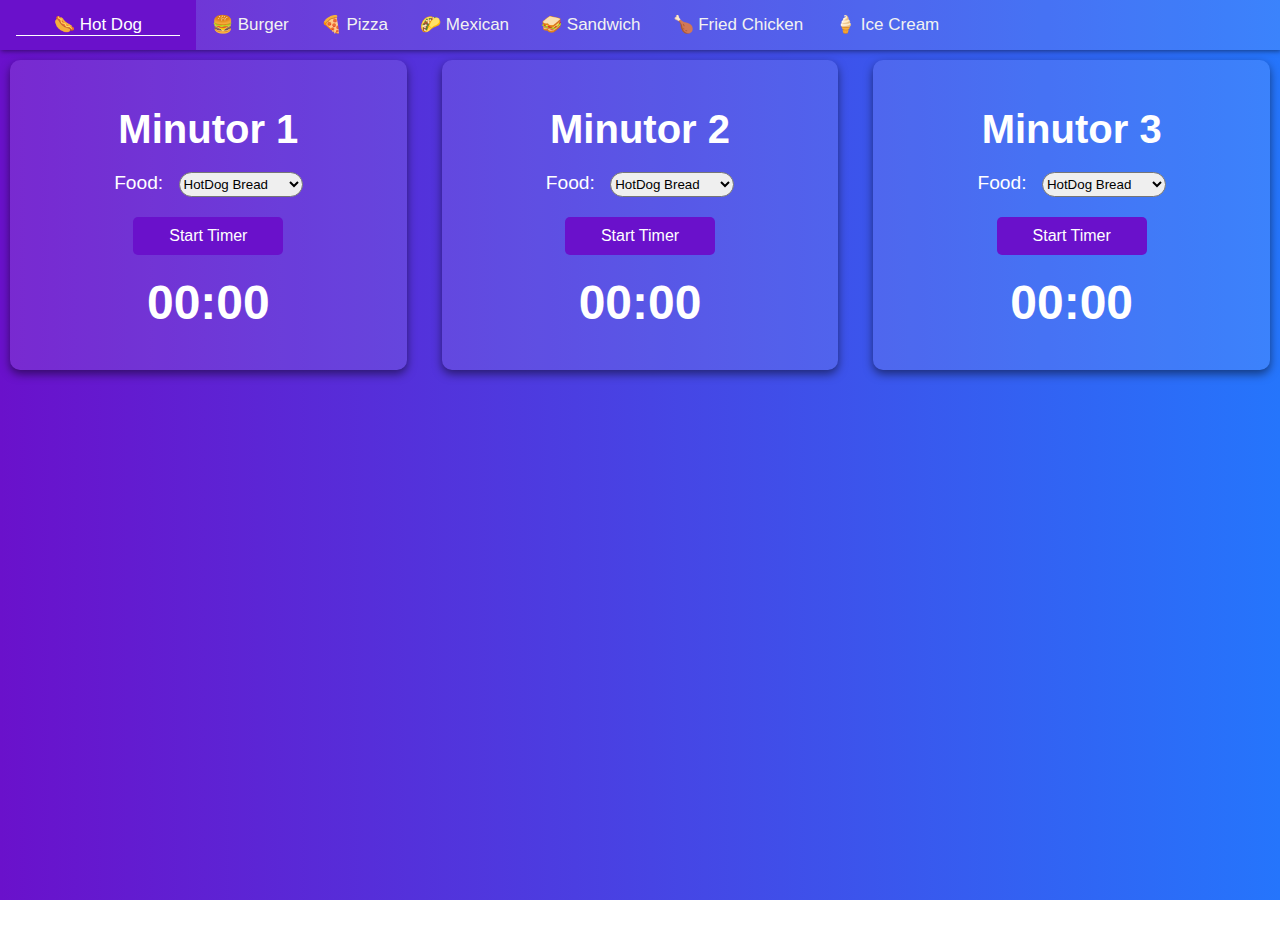
<file: index.html>
<!DOCTYPE html>
<html lang="en">
  <head>
    <meta charset="UTF-8" />
    <meta name="viewport" content="width=device-width, initial-scale=1.0" />
    <title>OAC cook timer</title>
    <link rel="stylesheet" href="style.css" />
    <link rel="shortcut icon" href="favicon.ico" type="image/x-icon" />
    <meta
      name="google-site-verification"
      content="I5eMom2gV-K5UD7iRYpUKs-pDkdXbwmY6u2VV8Gweys"
    />

    <link
      rel="stylesheet"
      href="https://cdnjs.cloudflare.com/ajax/libs/font-awesome/4.7.0/css/font-awesome.min.css"
    />
  </head>
  <body>
    <header>
      <div class="topnav" id="myTopnav">
        <a
          href="http://"
          target="_blank"
          rel="noopener noreferrer"
          class="void"
        ></a>
        <a href="./index.html" class="active">&#127789; Hot Dog</a>
        <a href="./pages/burger.html"> &#127828; Burger</a>
        <a href="./pages/pizza.html">&#127829; Pizza</a>
        <a href="./pages/mexican.html">&#127790; Mexican</a>
        <a href="./pages/sandwich.html">&#129386; Sandwich</a>
        <a href="./pages/chicken.html">&#127831; Fried Chicken</a>
        <a href="./pages/ice-cream.html">&#127846; Ice Cream</a>
        <a href="javascript:void(0);" class="icon" onclick="myFunction()">
          <i class="fa fa-bars"></i>
        </a>
      </div>
    </header>

    <main>
      <div class="cards">
        <div class="minutor">
          <h1>Minutor 1</h1>
          <div class="timer-setup">
            <label for="minutes">Food: </label>
            <select name="cook" id="cook1" class="timer-setup">
              <option value="HotDogB">HotDog Bread</option>
              <option value="HotDogS">HotDog Sausage</option>
            </select>
          </div>
          <button class="start-button" id="start-button1">Start Timer</button>

          <div class="timer-display"><h2 id="countdown1">00:00</h2></div>
        </div>

        <div class="minutor">
          <h1>Minutor 2</h1>
          <div class="timer-setup">
            <label for="minutes">Food: </label>
            <select name="cook" id="cook2" class="timer-setup">
              <option value="HotDogB">HotDog Bread</option>
              <option value="HotDogS">HotDog Sausage</option>
            </select>
          </div>
          <button class="start-button" id="start-button2">Start Timer</button>
          <div class="timer-display">
            <h2 id="countdown2">00:00</h2>
          </div>
        </div>

        <div class="minutor">
          <h1>Minutor 3</h1>
          <div class="timer-setup">
            <label for="minutes">Food: </label>
            <select name="cook" id="cook3" class="timer-setup">
              <option value="HotDogB">HotDog Bread</option>
              <option value="HotDogS">HotDog Sausage</option>
            </select>
          </div>
          <button class="start-button" id="start-button3">Start Timer</button>
          <div class="timer-display">
            <h2 id="countdown3">00:00</h2>
          </div>
        </div>
      </div>
    </main>

    <audio src="./buzz-sound.mp3" id="audio">
      <source src="./buzz-sound.mp3" type="audio/mp3" />
    </audio>

    <script src="script.js"></script>
    <script>
      function myFunction() {
        var x = document.getElementById("myTopnav");
        if (x.className === "topnav") {
          x.className += " responsive";
        } else {
          x.className = "topnav";
        }
      }
    </script>
  </body>
</html>
</file>
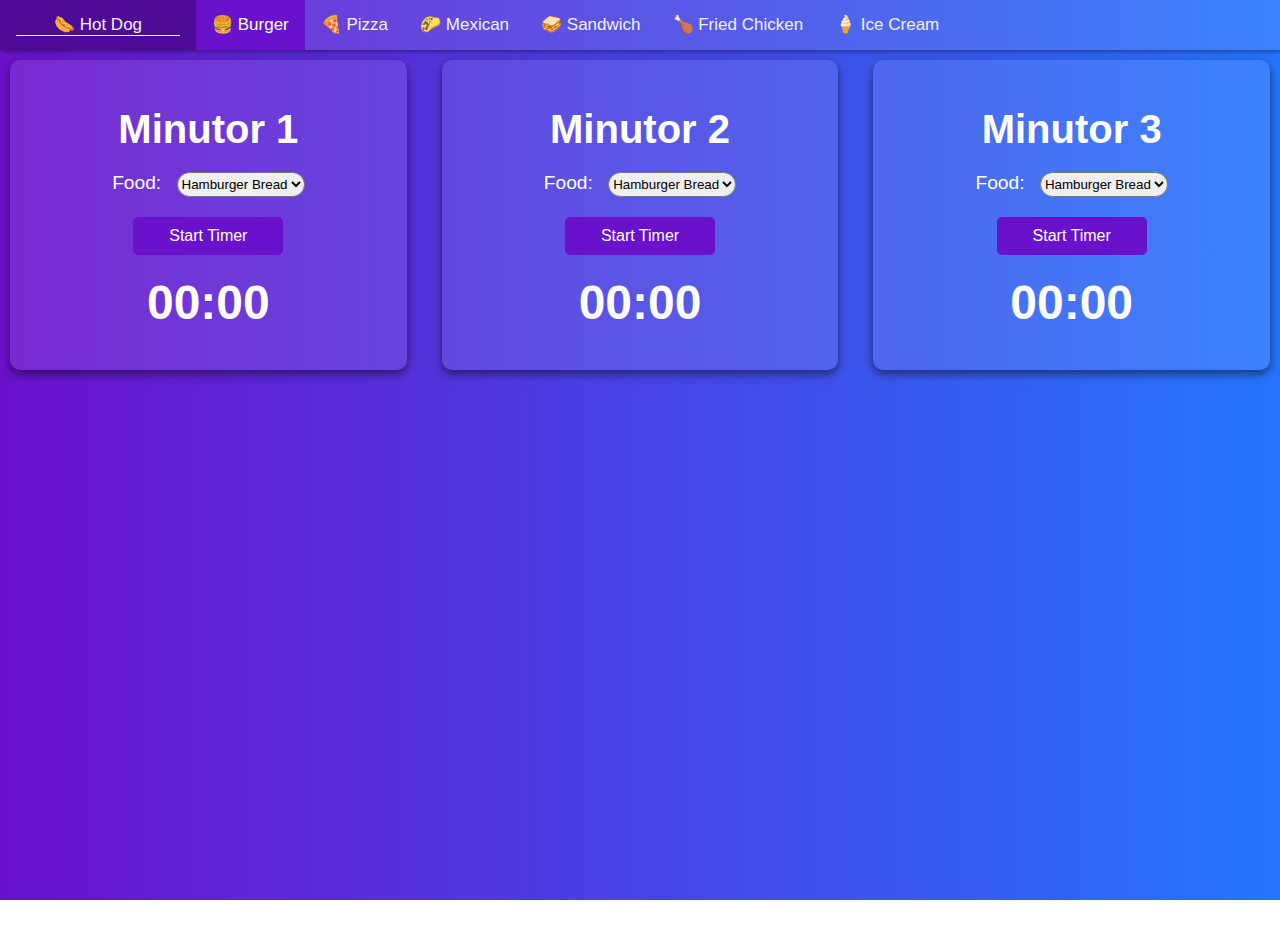
<file: pages/burger.html>
<!DOCTYPE html>
<html lang="en">
  <head>
    <meta charset="UTF-8" />
    <meta name="viewport" content="width=device-width, initial-scale=1.0" />
    <title>OAC cook timer</title>
    <link rel="stylesheet" href="../style.css" />
    <link rel="shortcut icon" href="../favicon.ico" type="image/x-icon" />

    <link
      rel="stylesheet"
      href="https://cdnjs.cloudflare.com/ajax/libs/font-awesome/4.7.0/css/font-awesome.min.css"
    />
  </head>
  <body>
    <header>
      <div class="topnav" id="myTopnav">
        <a
          href="http://"
          target="_blank"
          rel="noopener noreferrer"
          class="void"
        ></a>
        <a href="../index.html">&#127789; Hot Dog</a>
        <a href="./burger.html" class="active"> &#127828; Burger</a>
        <a href="./pizza.html">&#127829; Pizza</a>
        <a href="./mexican.html">&#127790; Mexican</a>
        <a href="./sandwich.html">&#129386; Sandwich</a>
        <a href="./chicken.html">&#127831; Fried Chicken</a>
        <a href="./ice-cream.html">&#127846; Ice Cream</a>
        <a href="javascript:void(0);" class="icon" onclick="myFunction()">
          <i class="fa fa-bars"></i>
        </a>
      </div>
    </header>

    <main>
      <div class="cards">
        <div class="minutor">
          <h1>Minutor 1</h1>
          <div class="timer-setup">
            <label for="minutes">Food: </label>
            <select name="cook" id="cook1" class="timer-setup">
              <option value="HbBread">Hamburger Bread</option>
              <option value="Steak">Steak</option>
              <option value="Bacon">Bacon</option>
            </select>
          </div>
          <button class="start-button" id="start-button1">Start Timer</button>

          <div class="timer-display"><h2 id="countdown1">00:00</h2></div>
        </div>

        <div class="minutor">
          <h1>Minutor 2</h1>
          <div class="timer-setup">
            <label for="minutes">Food: </label>
            <select name="cook" id="cook2" class="timer-setup">
              <option value="HbBread">Hamburger Bread</option>
              <option value="Steak">Steak</option>
              <option value="Bacon">Bacon</option>
            </select>
          </div>
          <button class="start-button" id="start-button2">Start Timer</button>
          <div class="timer-display">
            <h2 id="countdown2">00:00</h2>
          </div>
        </div>

        <div class="minutor">
          <h1>Minutor 3</h1>
          <div class="timer-setup">
            <label for="minutes">Food: </label>
            <select name="cook" id="cook3" class="timer-setup">
              <option value="HbBread">Hamburger Bread</option>
              <option value="Steak">Steak</option>
              <option value="Bacon">Bacon</option>
            </select>
          </div>
          <button class="start-button" id="start-button3">Start Timer</button>
          <div class="timer-display">
            <h2 id="countdown3">00:00</h2>
          </div>
        </div>
      </div>
    </main>

    <audio src="../buzz-sound.mp3" id="audio">
      <source src="../buzz-sound.mp3" type="audio/mp3" />
    </audio>

    <script src="../script.js" type=""></script>
    <script>
      function myFunction() {
        var x = document.getElementById("myTopnav");
        if (x.className === "topnav") {
          x.className += " responsive";
        } else {
          x.className = "topnav";
        }
      }
    </script>
  </body>
</html>
</file>
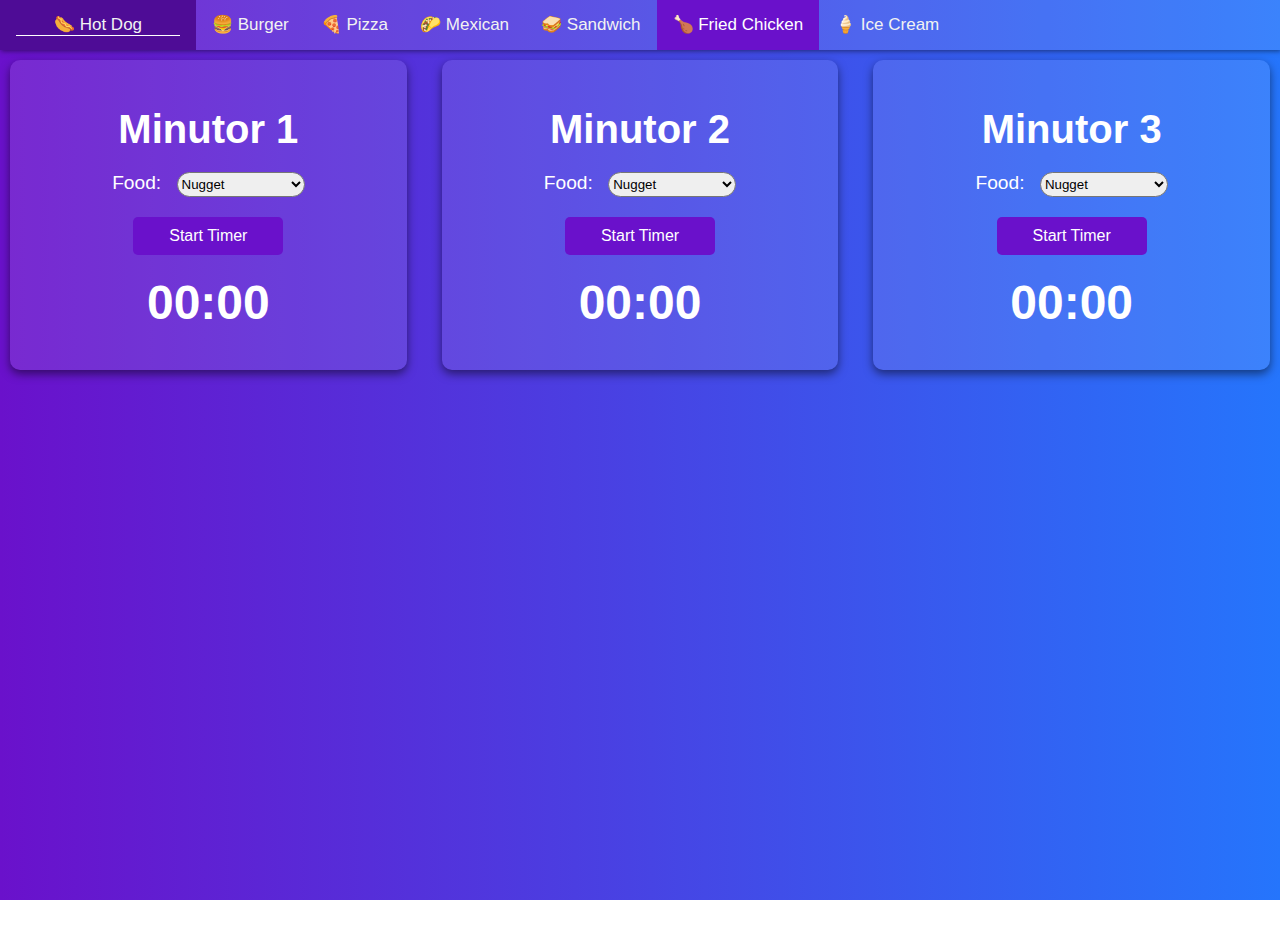
<file: pages/chicken.html>
<!DOCTYPE html>
<html lang="en">
  <head>
    <meta charset="UTF-8" />
    <meta name="viewport" content="width=device-width, initial-scale=1.0" />
    <title>OAC cook timer</title>
    <link rel="stylesheet" href="../style.css" />
    <link rel="shortcut icon" href="../favicon.ico" type="image/x-icon" />

    <link
      rel="stylesheet"
      href="https://cdnjs.cloudflare.com/ajax/libs/font-awesome/4.7.0/css/font-awesome.min.css"
    />
  </head>
  <body>
    <header>
      <div class="topnav" id="myTopnav">
        <a
          href="http://"
          target="_blank"
          rel="noopener noreferrer"
          class="void"
        ></a>
        <a href="../index.html">&#127789; Hot Dog</a>
        <a href="./burger.html"> &#127828; Burger</a>
        <a href="./pizza.html">&#127829; Pizza</a>
        <a href="./mexican.html">&#127790; Mexican</a>
        <a href="./sandwich.html">&#129386; Sandwich</a>
        <a href="./chicken.html" class="active">&#127831; Fried Chicken</a>
        <a href="./ice-cream.html">&#127846; Ice Cream</a>
        <a href="javascript:void(0);" class="icon" onclick="myFunction()">
          <i class="fa fa-bars"></i>
        </a>
      </div>
    </header>

    <main>
      <div class="cards">
        <div class="minutor">
          <h1>Minutor 1</h1>
          <div class="timer-setup">
            <label for="minutes">Food: </label>
            <select name="cook" id="cook1" class="timer-setup">
              <option value="Nugget">Nugget</option>
              <option value="HbBread">Hamburger Bread</option>
              <option value="Fries">Fries</option>
              <option value="Patty">Patty</option>
            </select>
          </div>
          <button class="start-button" id="start-button1">Start Timer</button>

          <div class="timer-display"><h2 id="countdown1">00:00</h2></div>
        </div>

        <div class="minutor">
          <h1>Minutor 2</h1>
          <div class="timer-setup">
            <label for="minutes">Food: </label>
            <select name="cook" id="cook2" class="timer-setup">
              <option value="Nugget">Nugget</option>
              <option value="HbBread">Hamburger Bread</option>
              <option value="Fries">Fries</option>
              <option value="Patty">Patty</option>
            </select>
          </div>
          <button class="start-button" id="start-button2">Start Timer</button>
          <div class="timer-display">
            <h2 id="countdown2">00:00</h2>
          </div>
        </div>

        <div class="minutor">
          <h1>Minutor 3</h1>
          <div class="timer-setup">
            <label for="minutes">Food: </label>
            <select name="cook" id="cook3" class="timer-setup">
              <option value="Nugget">Nugget</option>
              <option value="HbBread">Hamburger Bread</option>
              <option value="Fries">Fries</option>
              <option value="Patty">Patty</option>
            </select>
          </div>
          <button class="start-button" id="start-button3">Start Timer</button>
          <div class="timer-display">
            <h2 id="countdown3">00:00</h2>
          </div>
        </div>
      </div>
    </main>

    <audio src="../buzz-sound.mp3" id="audio">
      <source src="../buzz-sound.mp3" type="audio/mp3" />
    </audio>

    <script src="../script.js" type=""></script>
    <script>
      function myFunction() {
        var x = document.getElementById("myTopnav");
        if (x.className === "topnav") {
          x.className += " responsive";
        } else {
          x.className = "topnav";
        }
      }
    </script>
  </body>
</html>
</file>
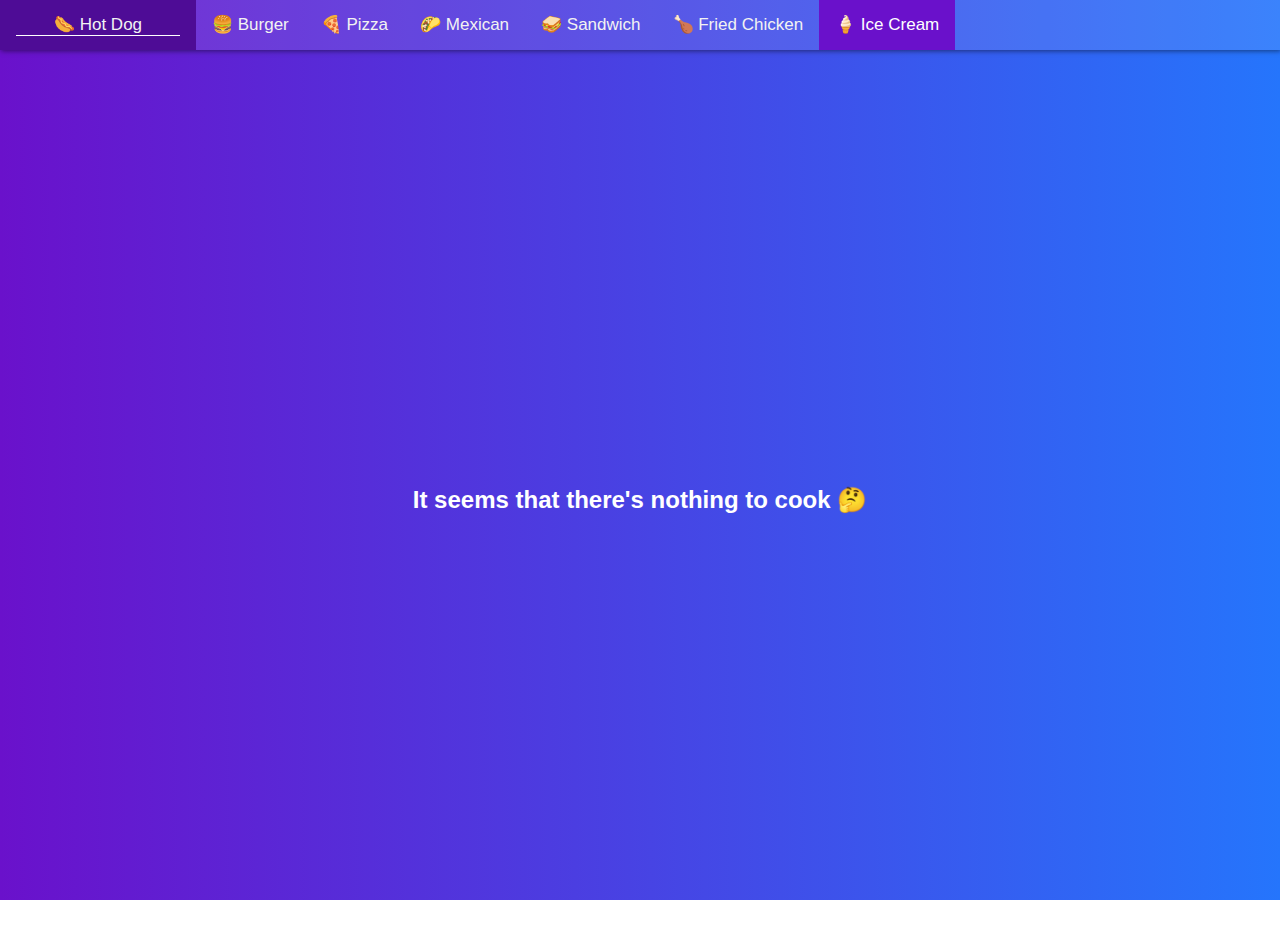
<file: pages/ice-cream.html>
<!DOCTYPE html>
<html lang="en">
  <head>
    <meta charset="UTF-8" />
    <meta name="viewport" content="width=device-width, initial-scale=1.0" />
    <title>OAC cook timer</title>
    <link rel="stylesheet" href="../style.css" />
    <style>
      main {
        display: flex;
        align-items: center;
        justify-content: center;
      }
    </style>
    <link rel="shortcut icon" href="../favicon.ico" type="image/x-icon" />

    <link
      rel="stylesheet"
      href="https://cdnjs.cloudflare.com/ajax/libs/font-awesome/4.7.0/css/font-awesome.min.css"
    />
  </head>
  <body>
    <header>
      <div class="topnav" id="myTopnav">
        <a
          href="http://"
          target="_blank"
          rel="noopener noreferrer"
          class="void"
        ></a>
        <a href="../index.html">&#127789; Hot Dog</a>
        <a href="./burger.html"> &#127828; Burger</a>
        <a href="./pizza.html">&#127829; Pizza</a>
        <a href="./mexican.html">&#127790; Mexican</a>
        <a href="./sandwich.html">&#129386; Sandwich</a>
        <a href="./chicken.html">&#127831; Fried Chicken</a>
        <a href="./ice-cream.html" class="active">&#127846; Ice Cream</a>
        <a href="javascript:void(0);" class="icon" onclick="myFunction()">
          <i class="fa fa-bars"></i>
        </a>
      </div>
    </header>

    <main>
      <h2>It seems that there's nothing to cook &#129300;</h2>
    </main>

    <audio src="../buzz-sound.mp3" id="audio">
      <source src="../buzz-sound.mp3" type="audio/mp3" />
    </audio>

    <script src="../script.js" type=""></script>
    <script>
      function myFunction() {
        var x = document.getElementById("myTopnav");
        if (x.className === "topnav") {
          x.className += " responsive";
        } else {
          x.className = "topnav";
        }
      }
    </script>
  </body>
</html>
</file>
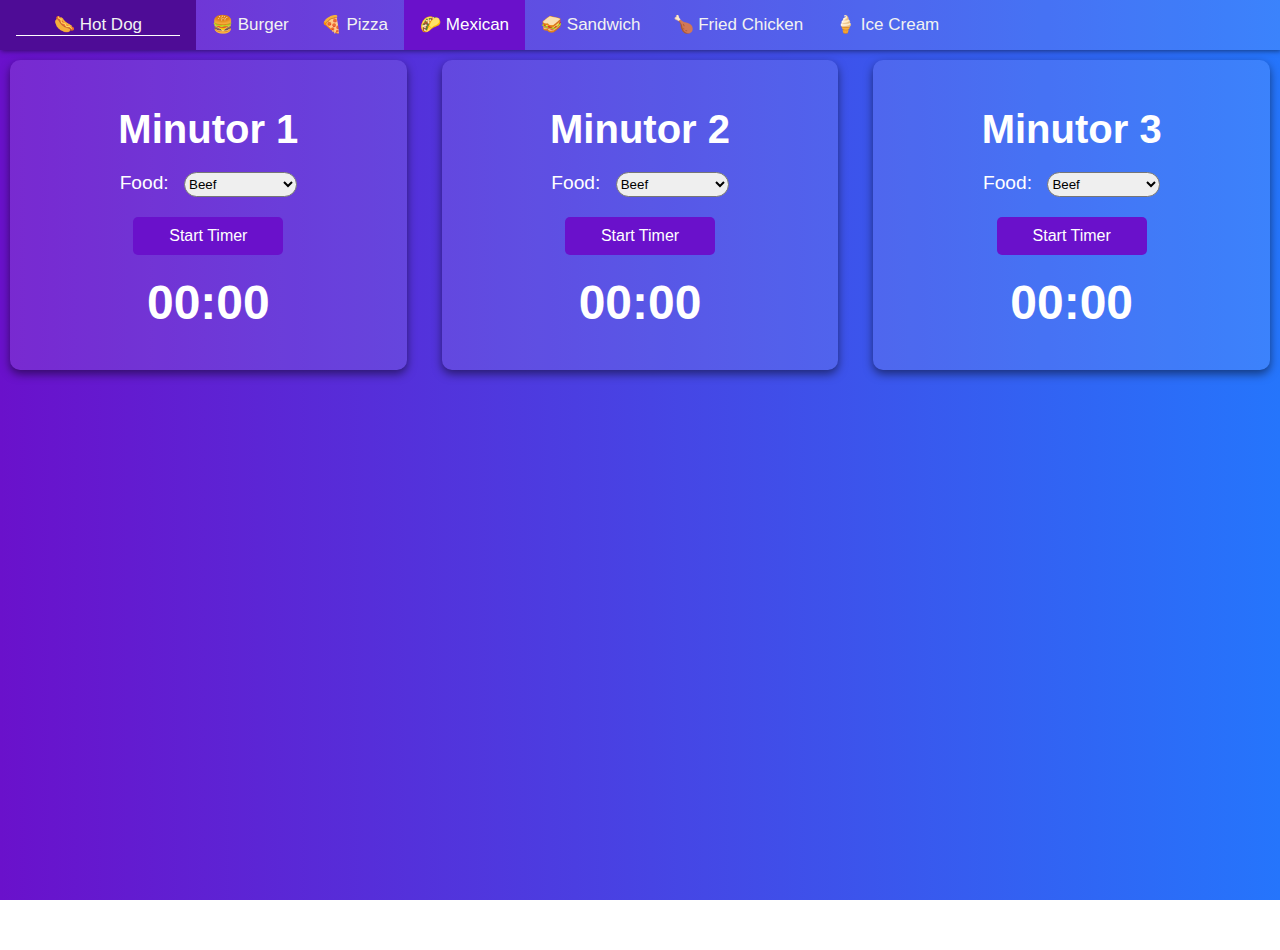
<file: pages/mexican.html>
<!DOCTYPE html>
<html lang="en">
  <head>
    <meta charset="UTF-8" />
    <meta name="viewport" content="width=device-width, initial-scale=1.0" />
    <title>OAC cook timer</title>
    <link rel="stylesheet" href="../style.css" />
    <link rel="shortcut icon" href="../favicon.ico" type="image/x-icon" />

    <link
      rel="stylesheet"
      href="https://cdnjs.cloudflare.com/ajax/libs/font-awesome/4.7.0/css/font-awesome.min.css"
    />
  </head>
  <body>
    <header>
      <div class="topnav" id="myTopnav">
        <a
          href="http://"
          target="_blank"
          rel="noopener noreferrer"
          class="void"
        ></a>
        <a href="../index.html">&#127789; Hot Dog</a>
        <a href="./burger.html"> &#127828; Burger</a>
        <a href="./pizza.html">&#127829; Pizza</a>
        <a href="./mexican.html" class="active">&#127790; Mexican</a>
        <a href="./sandwich.html">&#129386; Sandwich</a>
        <a href="./chicken.html">&#127831; Fried Chicken</a>
        <a href="./ice-cream.html">&#127846; Ice Cream</a>
        <a href="javascript:void(0);" class="icon" onclick="myFunction()">
          <i class="fa fa-bars"></i>
        </a>
      </div>
    </header>

    <main>
      <div class="cards">
        <div class="minutor">
          <h1>Minutor 1</h1>
          <div class="timer-setup">
            <label for="minutes">Food: </label>
            <select name="cook" id="cook1" class="timer-setup">
              <option value="Beef">Beef</option>
              <option value="Chicken">Chicken Breast</option>
              <option value="Tortilla">Tortilla</option>
              <option value="Taco">Taco Shell</option>
            </select>
          </div>
          <button class="start-button" id="start-button1">Start Timer</button>

          <div class="timer-display"><h2 id="countdown1">00:00</h2></div>
        </div>

        <div class="minutor">
          <h1>Minutor 2</h1>
          <div class="timer-setup">
            <label for="minutes">Food: </label>
            <select name="cook" id="cook2" class="timer-setup">
              <option value="Beef">Beef</option>
              <option value="Chicken">Chicken Breast</option>
              <option value="Tortilla">Tortilla</option>
              <option value="Taco">Taco Shell</option>
            </select>
          </div>
          <button class="start-button" id="start-button2">Start Timer</button>
          <div class="timer-display">
            <h2 id="countdown2">00:00</h2>
          </div>
        </div>

        <div class="minutor">
          <h1>Minutor 3</h1>
          <div class="timer-setup">
            <label for="minutes">Food: </label>
            <select name="cook" id="cook3" class="timer-setup">
              <option value="Beef">Beef</option>
              <option value="Chicken">Chicken Breast</option>
              <option value="Tortilla">Tortilla</option>
              <option value="Taco">Taco Shell</option>
            </select>
          </div>
          <button class="start-button" id="start-button3">Start Timer</button>
          <div class="timer-display">
            <h2 id="countdown3">00:00</h2>
          </div>
        </div>
      </div>
    </main>

    <audio src="../buzz-sound.mp3" id="audio">
      <source src="../buzz-sound.mp3" type="audio/mp3" />
    </audio>

    <script src="../script.js" type=""></script>
    <script>
      function myFunction() {
        var x = document.getElementById("myTopnav");
        if (x.className === "topnav") {
          x.className += " responsive";
        } else {
          x.className = "topnav";
        }
      }
    </script>
  </body>
</html>
</file>
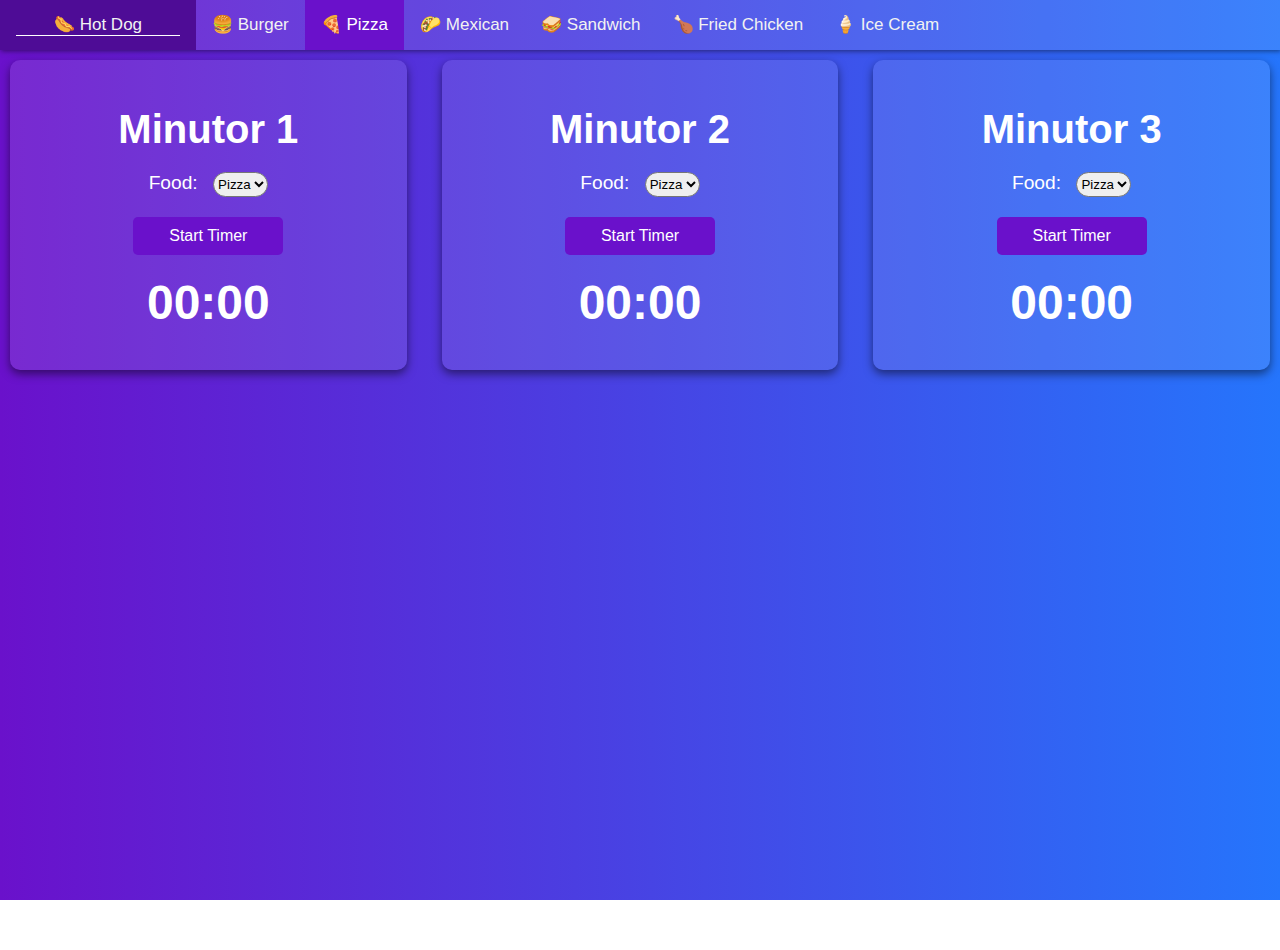
<file: pages/pizza.html>
<!DOCTYPE html>
<html lang="en">
  <head>
    <meta charset="UTF-8" />
    <meta name="viewport" content="width=device-width, initial-scale=1.0" />
    <title>OAC cook timer</title>
    <link rel="stylesheet" href="../style.css" />
    <link rel="shortcut icon" href="../favicon.ico" type="image/x-icon" />

    <link
      rel="stylesheet"
      href="https://cdnjs.cloudflare.com/ajax/libs/font-awesome/4.7.0/css/font-awesome.min.css"
    />
  </head>
  <body>
    <header>
      <div class="topnav" id="myTopnav">
        <a
          href="http://"
          target="_blank"
          rel="noopener noreferrer"
          class="void"
        ></a>
        <a href="../index.html">&#127789; Hot Dog</a>
        <a href="./burger.html"> &#127828; Burger</a>
        <a href="./pizza.html" class="active">&#127829; Pizza</a>
        <a href="./mexican.html">&#127790; Mexican</a>
        <a href="./sandwich.html">&#129386; Sandwich</a>
        <a href="./chicken.html">&#127831; Fried Chicken</a>
        <a href="./ice-cream.html">&#127846; Ice Cream</a>
        <a href="javascript:void(0);" class="icon" onclick="myFunction()">
          <i class="fa fa-bars"></i>
        </a>
      </div>
    </header>

    <main>
      <div class="cards">
        <div class="minutor">
          <h1>Minutor 1</h1>
          <div class="timer-setup">
            <label for="minutes">Food: </label>
            <select name="cook" id="cook1" class="timer-setup">
              <option value="Pizza">Pizza</option>
            </select>
          </div>
          <button class="start-button" id="start-button1">Start Timer</button>

          <div class="timer-display"><h2 id="countdown1">00:00</h2></div>
        </div>

        <div class="minutor">
          <h1>Minutor 2</h1>
          <div class="timer-setup">
            <label for="minutes">Food: </label>
            <select name="cook" id="cook2" class="timer-setup">
              <option value="Pizza">Pizza</option>
            </select>
          </div>
          <button class="start-button" id="start-button2">Start Timer</button>
          <div class="timer-display">
            <h2 id="countdown2">00:00</h2>
          </div>
        </div>

        <div class="minutor">
          <h1>Minutor 3</h1>
          <div class="timer-setup">
            <label for="minutes">Food: </label>
            <select name="cook" id="cook3" class="timer-setup">
              <option value="Pizza">Pizza</option>
            </select>
          </div>
          <button class="start-button" id="start-button3">Start Timer</button>
          <div class="timer-display">
            <h2 id="countdown3">00:00</h2>
          </div>
        </div>
      </div>
    </main>

    <audio src="../buzz-sound.mp3" id="audio">
      <source src="../buzz-sound.mp3" type="audio/mp3" />
    </audio>

    <script src="../script.js" type=""></script>
    <script>
      function myFunction() {
        var x = document.getElementById("myTopnav");
        if (x.className === "topnav") {
          x.className += " responsive";
        } else {
          x.className = "topnav";
        }
      }
    </script>
  </body>
</html>
</file>
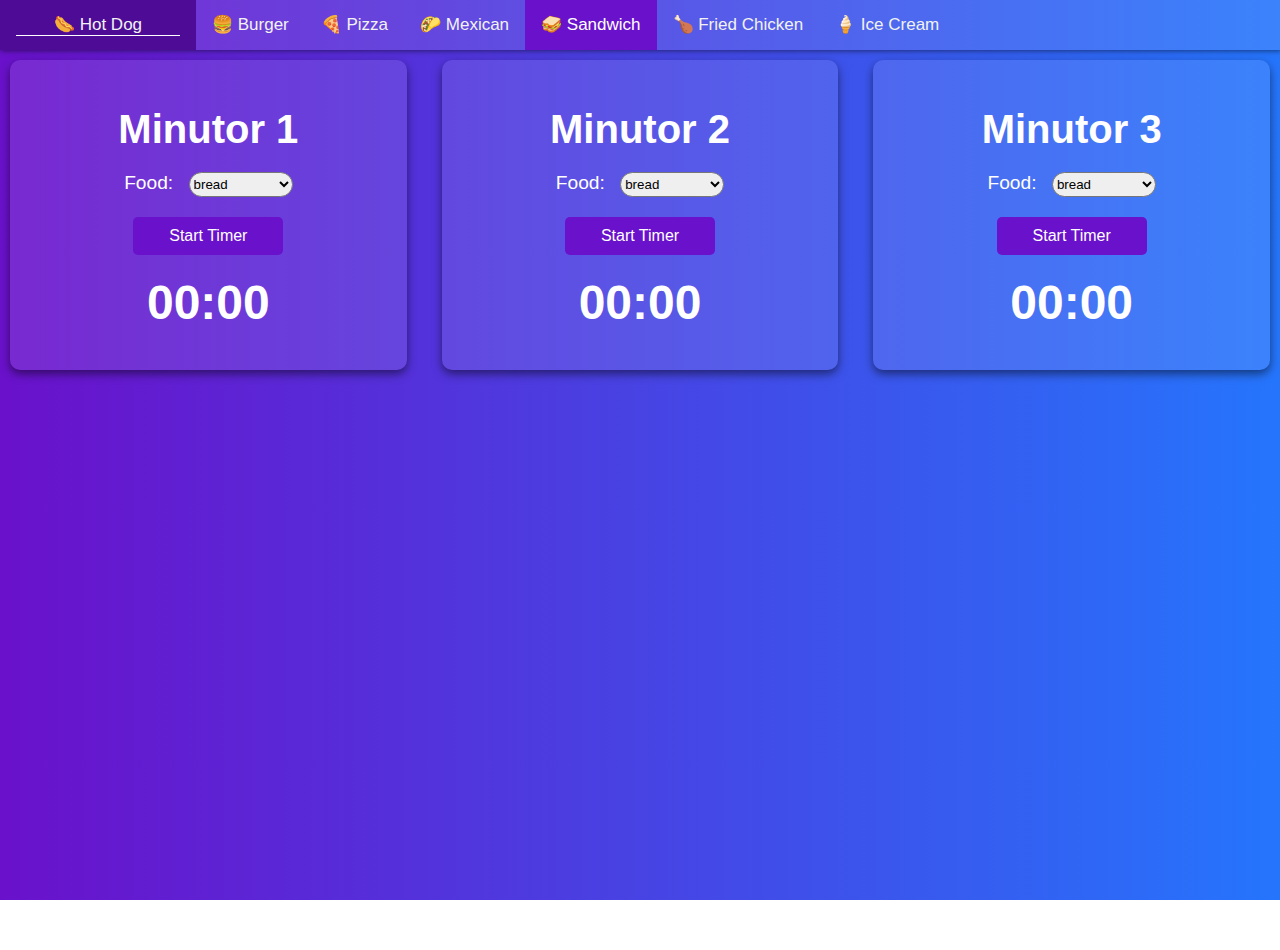
<file: pages/sandwich.html>
<!DOCTYPE html>
<html lang="en">
  <head>
    <meta charset="UTF-8" />
    <meta name="viewport" content="width=device-width, initial-scale=1.0" />
    <title>OAC cook timer</title>
    <link rel="stylesheet" href="../style.css" />
    <link rel="shortcut icon" href="../favicon.ico" type="image/x-icon" />

    <link
      rel="stylesheet"
      href="https://cdnjs.cloudflare.com/ajax/libs/font-awesome/4.7.0/css/font-awesome.min.css"
    />
  </head>
  <body>
    <header>
      <div class="topnav" id="myTopnav">
        <a
          href="http://"
          target="_blank"
          rel="noopener noreferrer"
          class="void"
        ></a>
        <a href="../index.html">&#127789; Hot Dog</a>
        <a href="./burger.html"> &#127828; Burger</a>
        <a href="./pizza.html">&#127829; Pizza</a>
        <a href="./mexican.html">&#127790; Mexican</a>
        <a href="./sandwich.html" class="active">&#129386; Sandwich</a>
        <a href="./chicken.html">&#127831; Fried Chicken</a>
        <a href="./ice-cream.html">&#127846; Ice Cream</a>
        <a href="javascript:void(0);" class="icon" onclick="myFunction()">
          <i class="fa fa-bars"></i>
        </a>
      </div>
    </header>

    <main>
      <div class="cards">
        <div class="minutor">
          <h1>Minutor 1</h1>
          <div class="timer-setup">
            <label for="minutes">Food: </label>
            <select name="cook" id="cook1" class="timer-setup">
              <option value="bread">bread</option>
              <option value="TunaE">Entire Tuna</option>
              <option value="TunaP">Piece of Tuna</option>
              <option value="Ham">Ham</option>
              <option value="Bacon">Bacon</option>
              <option value="Chicken">Chicken</option>
            </select>
          </div>
          <button class="start-button" id="start-button1">Start Timer</button>

          <div class="timer-display"><h2 id="countdown1">00:00</h2></div>
        </div>

        <div class="minutor">
          <h1>Minutor 2</h1>
          <div class="timer-setup">
            <label for="minutes">Food: </label>
            <select name="cook" id="cook2" class="timer-setup">
              <option value="bread">bread</option>
              <option value="TunaE">Entire Tuna</option>
              <option value="TunaP">Piece of Tuna</option>
              <option value="Ham">Ham</option>
              <option value="Bacon">Bacon</option>
              <option value="Chicken">Chicken</option>
            </select>
          </div>
          <button class="start-button" id="start-button2">Start Timer</button>
          <div class="timer-display">
            <h2 id="countdown2">00:00</h2>
          </div>
        </div>

        <div class="minutor">
          <h1>Minutor 3</h1>
          <div class="timer-setup">
            <label for="minutes">Food: </label>
            <select name="cook" id="cook3" class="timer-setup">
              <option value="bread">bread</option>
              <option value="TunaE">Entire Tuna</option>
              <option value="TunaP">Piece of Tuna</option>
              <option value="Ham">Ham</option>
              <option value="Bacon">Bacon</option>
              <option value="Chicken">Chicken</option>
            </select>
          </div>
          <button class="start-button" id="start-button3">Start Timer</button>
          <div class="timer-display">
            <h2 id="countdown3">00:00</h2>
          </div>
        </div>
      </div>
    </main>

    <audio src="../buzz-sound.mp3" id="audio">
      <source src="../buzz-sound.mp3" type="audio/mp3" />
    </audio>

    <script src="../script.js" type=""></script>
    <script>
      function myFunction() {
        var x = document.getElementById("myTopnav");
        if (x.className === "topnav") {
          x.className += " responsive";
        } else {
          x.className = "topnav";
        }
      }
    </script>
  </body>
</html>
</file>
<file: style.css>
/* style.css */

html {
    height: 100vh;
}


body {
    font-family: Arial, sans-serif;
    margin: 0;
    padding: 0;
    background: linear-gradient(to right, #6a11cb, #2575fc);
    color: white;
    background-repeat: no-repeat;
    min-height: 100vh;
    background-attachment: fixed;
    overflow-y: hidden;
}

main {
    height: 100vh;
    position: relative;
}

.cards {
    display: flex;
    flex-grow: unset;
    flex-direction: row;
    flex-wrap: wrap;
    gap: 35px;
    padding: 10px;
    margin-bottom: auto;
    margin-top: auto;
    height: 92.3vh;
    align-content: flex-start;
}

.minutor {
    text-align: center;
    background: rgba(255, 255, 255, 0.1);
    padding: 20px 40px;
    border-radius: 10px;
    box-shadow: 0 4px 10px rgba(0, 0, 0, 0.5);
    height: fit-content;
    flex: 1;
    display: flex;
    justify-content: center;
    align-items: center;
    flex-direction: column;
}

h1 {
    margin-bottom: 20px;
    font-size: 2.5rem;
}

.timer-setup {
    margin-bottom: 20px;
    border-radius: 15px;
    height: 25px;
}

label {
    font-size: 1.2rem;
    margin-right: 10px;
}

input[type="number"] {
    padding: 8px;
    font-size: 1rem;
    border: none;
    border-radius: 5px;
    width: 60px;
    text-align: center;
}

.start-button {
    width: 150px;
}

button {
    padding: 10px 20px;
    font-size: 1rem;
    color: white;
    background: #6a11cb;
    border: none;
    border-radius: 5px;
    cursor: pointer;
    transition: background 0.3s;
}

button:hover {
    background: #4e0c96;
}

.timer-display h2 {
    font-size: 3rem;
    margin: 20px 0;
}




.topnav {
    overflow: hidden;
    background: rgba(255, 255, 255, 0.1);
    box-shadow: 1px 1px 5px rgba(0, 0, 0, 0.5);
}

.topnav a {
    float: left;
    width: fit-content;
    display: block;
    color: #f2f2f2;
    text-align: center;
    padding: 14px 16px;
    text-decoration: none;
    font-size: 17px;
    transition: width 0.5s, background-color 0.5s;
}

.topnav a:hover {
    background-color: #4e0c96;
}

a::after {
    content: "";
    display: block;
    background-color: white;
    height: 1px;
    bottom: -32px;
    transform: scale(0);
    width: 60px;
    transition: transform 0.5s, width 0.5s;
}

a:hover::after,
a:active::after {
    transform: scale(1);
    width: 164px;

}

.topnav a.active {
    background-color: #6a11cb;
    /* border-bottom: 1px solid rgb(221, 221, 221); */
    color: white;
}

.topnav .icon {
    display: none;
}

.icon {
    background-color: transparent !important;
}

.icon::after,
.void::after {
    content: none !important;
}

.void {
    display: none !important;
    height: 51px;
}

@media screen and (max-width: 515px) {

    main,
    body,
    html {
        height: 100vh;
    }

    body {
        overflow-y: scroll;
    }
}

@media screen and (max-height: 450px) {
    body {
        overflow-y: scroll;
    }
}

@media screen and (max-width: 976px) {
    h1 {
        display: none;
    }
}

@media screen and (max-width: 887px) {
    .topnav a:not(:first-child) {
        display: none;
    }

    .topnav a.icon {
        float: right;
        display: block;
    }
}

@media screen and (max-width: 887px) {
    .topnav.responsive {
        position: relative;
    }

    .topnav.responsive .icon {
        position: absolute;
        right: 0;
        top: 0;
    }

    .topnav.responsive a {
        float: none;
        display: block;
        text-align: left;
    }
}
</file>
